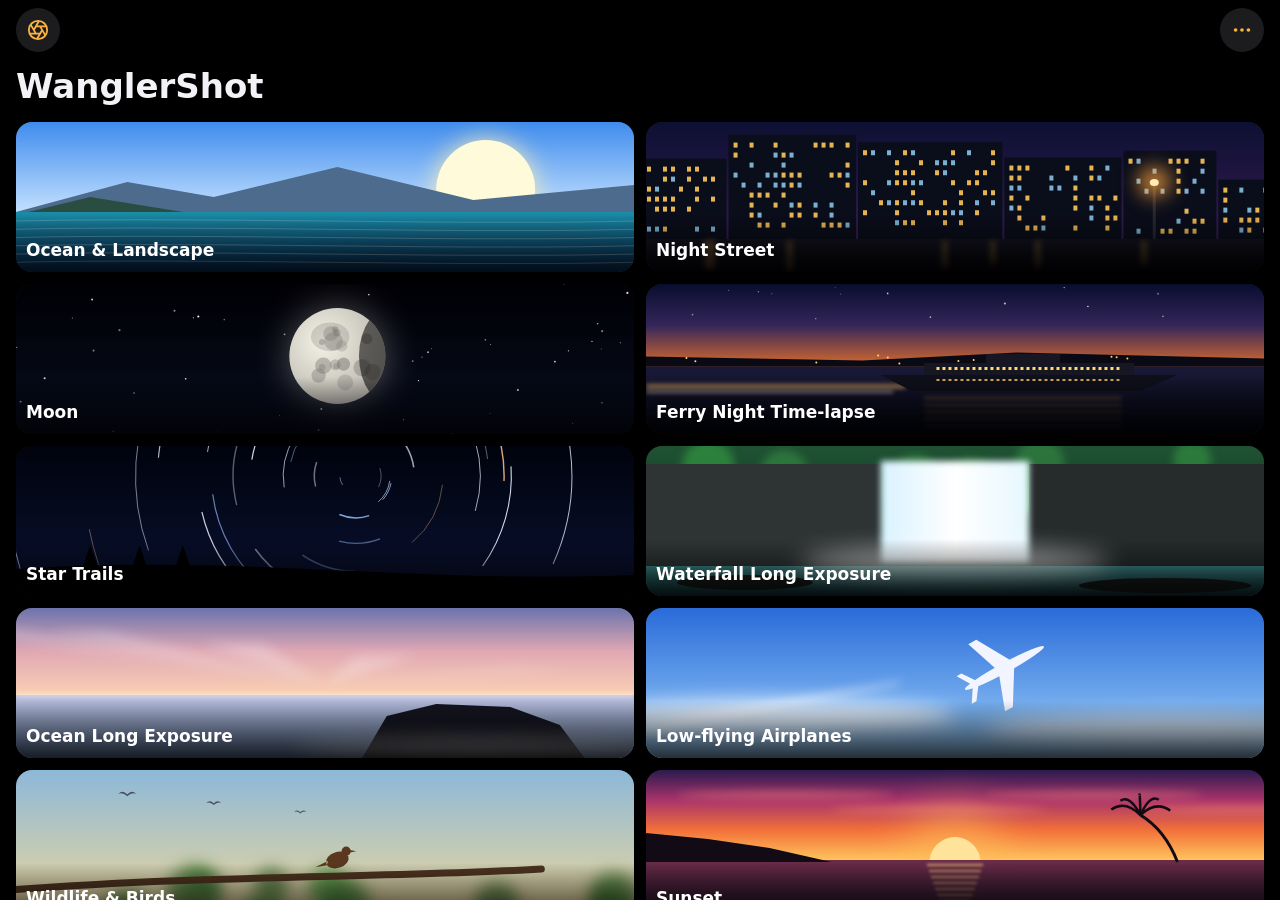
<file: wanglershot/index.html>
<!doctype html>
<html lang="en">
<head>
  <meta charset="utf-8">
  <meta name="viewport" content="width=device-width, initial-scale=1, viewport-fit=cover">
  <meta name="theme-color" content="#000000">
  <meta name="apple-mobile-web-app-capable" content="yes">
  <meta name="mobile-web-app-capable" content="yes">
  <meta name="apple-mobile-web-app-status-bar-style" content="black-translucent">
  <meta name="apple-mobile-web-app-title" content="WanglerShot">
  <title>WanglerShot</title>
  <link rel="manifest" href="manifest.webmanifest">
  <link rel="apple-touch-icon" href="icons/icon-180.png">
  <link rel="icon" href="icons/icon-192.png">
  <link rel="stylesheet" href="styles.css">
</head>
<body>
  <div id="app"></div>
  <script type="module" src="app.js"></script>
</body>
</html>
</file>
<file: wanglershot/styles.css>
:root {
  --bg: #000;
  --card: #1c1c1e;
  --card2: #2c2c2e;
  --text: #f2f2f7;
  --muted: #98989f;
  --accent: #fab340;
  --warn-fill: #3d2e0d;
  --warn: #e3b341;
  --danger: #ff453a;
  --radius: 14px;
  --safe-top: env(safe-area-inset-top, 0px);
  --safe-bottom: env(safe-area-inset-bottom, 0px);
  color-scheme: dark;
}

* { box-sizing: border-box; -webkit-tap-highlight-color: transparent; }

html, body {
  margin: 0;
  height: 100%;
  background: var(--bg);
  color: var(--text);
  font: 17px/1.35 -apple-system, BlinkMacSystemFont, "SF Pro Text", system-ui, sans-serif;
  -webkit-text-size-adjust: 100%;
  overscroll-behavior: none;
}

button, input, select, textarea { font: inherit; color: inherit; }
button { cursor: pointer; }

.screen {
  position: fixed;
  inset: 0;
  display: flex;
  flex-direction: column;
  background: var(--bg);
}

.bar {
  display: flex;
  align-items: center;
  gap: 8px;
  padding: calc(var(--safe-top) + 8px) 16px 8px;
  min-height: 52px;
}

.bar .title { flex: 1; text-align: center; min-width: 0; }
.bar .title b { display: block; font-size: 17px; white-space: nowrap; overflow: hidden; text-overflow: ellipsis; }
.bar .title small { color: var(--muted); font-size: 12px; }

.round {
  width: 44px; height: 44px;
  border-radius: 22px;
  border: 0;
  background: var(--card);
  color: var(--accent);
  font-size: 20px;
  display: grid; place-items: center;
  flex: none;
}

.pill {
  height: 44px;
  padding: 0 16px;
  border-radius: 22px;
  border: 0;
  background: var(--card);
  color: var(--accent);
  font-weight: 600;
  flex: none;
}

.big-title { font-size: 34px; font-weight: 800; padding: 4px 16px 12px; margin: 0; }

.scroll { flex: 1; overflow-y: auto; -webkit-overflow-scrolling: touch; padding-bottom: calc(var(--safe-bottom) + 24px); }

.grid { display: grid; grid-template-columns: 1fr 1fr; gap: 12px; padding: 0 16px; }

.tile {
  position: relative;
  height: 150px;
  border-radius: 16px;
  overflow: hidden;
  border: 0;
  padding: 0;
  background: var(--card);
  text-align: left;
}

.tile canvas, .tile img, .hero canvas, .hero img, .preview canvas, .preview img { position: absolute; inset: 0; width: 100%; height: 100%; object-fit: cover; display: block; }

.tile .label, .hero .label {
  position: absolute; left: 0; right: 0; bottom: 0;
  padding: 24px 10px 10px;
  background: linear-gradient(transparent, rgba(0,0,0,.78));
  color: #fff;
  font-weight: 700;
}

.tile .badge { position: absolute; top: 8px; right: 8px; background: var(--accent); color: #000; border-radius: 10px; font-size: 12px; padding: 2px 7px; font-weight: 700; }

.pager {
  flex: 1;
  display: flex;
  overflow-x: auto;
  overflow-y: hidden;
  scroll-snap-type: x mandatory;
  scrollbar-width: none;
}
.pager::-webkit-scrollbar { display: none; }

.page {
  flex: 0 0 100%;
  scroll-snap-align: start;
  scroll-snap-stop: always;
  overflow-y: auto;
  padding: 0 16px calc(var(--safe-bottom) + 32px);
  -webkit-overflow-scrolling: touch;
}

.hero { position: relative; height: 170px; border-radius: 18px; overflow: hidden; margin-top: 8px; }
.hero .label { font-size: 20px; padding: 30px 12px 12px; }
.hero .label span { display: block; font-size: 15px; font-weight: 400; opacity: .85; }

.seg { display: flex; background: var(--card); border-radius: 10px; padding: 3px; margin: 14px 0; }
.seg button { flex: 1; border: 0; background: none; padding: 8px 0; border-radius: 8px; font-size: 15px; }
.seg button.on { background: #3a3a3c; font-weight: 600; }

.cards { display: grid; grid-template-columns: 1fr 1fr; grid-auto-flow: row dense; gap: 8px; }
.card { background: var(--card); border-radius: 12px; padding: 10px; min-height: 64px; }
.card small { display: block; color: var(--muted); font-size: 11px; font-weight: 600; text-transform: uppercase; letter-spacing: .03em; margin-bottom: 4px; }
.card b { font-weight: 600; font-size: 16px; }
.card.wide { grid-column: span 2; }

.warn {
  background: var(--warn-fill);
  border-left: 4px solid var(--warn);
  border-radius: 10px;
  padding: 10px 12px;
  margin-top: 10px;
  font-size: 15px;
  display: flex; gap: 8px;
}

.banner { background: var(--card); border-radius: 12px; padding: 12px; margin-top: 12px; }
.banner .row { display: flex; gap: 8px; margin-top: 8px; }

.btn { border: 0; border-radius: 10px; padding: 10px 14px; background: var(--card2); font-weight: 600; }
.btn.primary { background: var(--accent); color: #000; }
.btn.danger { background: transparent; color: var(--danger); }
.btn.link { background: none; color: var(--accent); padding: 8px 0; }
.btn:disabled { opacity: .4; }

.section-title { color: var(--accent); font-weight: 600; font-size: 15px; margin: 18px 0 8px; }

.gear-item { background: var(--card); border-radius: 12px; padding: 10px 12px; margin-bottom: 8px; }
.gear-item .top { display: flex; justify-content: space-between; gap: 8px; font-weight: 600; }
.gear-item .thread { color: var(--muted); font-size: 13px; font-weight: 400; }
.gear-item .use { font-size: 15px; margin-top: 2px; }
.gear-item .details { color: var(--muted); font-size: 13px; margin-top: 4px; }

.steps { list-style: none; padding: 0; margin: 0; counter-reset: step; }
.steps li { display: flex; gap: 10px; margin-bottom: 12px; counter-increment: step; }
.steps li::before {
  content: counter(step);
  flex: none;
  width: 26px; height: 26px; border-radius: 13px;
  background: rgba(250,179,64,.25);
  display: grid; place-items: center;
  font-weight: 700; font-size: 14px;
}
.tip { display: flex; gap: 8px; margin-bottom: 10px; }

textarea, input[type=text], select {
  width: 100%;
  background: var(--card);
  border: 1px solid #3a3a3c;
  border-radius: 10px;
  padding: 10px;
  font-size: 16px;
}
textarea { resize: vertical; min-height: 64px; }

.note { background: var(--card); border-radius: 12px; padding: 10px 12px; margin-top: 10px; width: 100%; border: 0; text-align: left; }
.note time { display: block; color: var(--muted); font-size: 12px; margin-top: 6px; }
.note p { margin: 0; white-space: pre-wrap; }

.muted { color: var(--muted); font-size: 15px; }

.sheet { z-index: 10; }
.sheet .bar { border-bottom: 1px solid #1f1f22; }
.form { padding: 0 16px; }
.form h3 { color: var(--muted); font-size: 13px; text-transform: uppercase; letter-spacing: .04em; margin: 22px 4px 8px; font-weight: 600; }
.group { background: var(--card); border-radius: 12px; padding: 10px; display: grid; gap: 8px; }
.group input[type=text], .group textarea, .group select { background: #000; }
.row2 { display: grid; grid-template-columns: 110px 1fr auto; gap: 6px; align-items: start; }
.row1 { display: grid; grid-template-columns: 1fr auto; gap: 6px; align-items: start; }
.use-row { display: grid; gap: 6px; padding: 8px; background: #000; border-radius: 10px; }
.use-row .line { display: grid; grid-template-columns: 1fr 110px auto; gap: 6px; }
.icon-btn { border: 0; background: var(--card2); border-radius: 8px; width: 36px; height: 40px; font-size: 16px; color: var(--muted); }
.icon-btn.del { color: var(--danger); }
.icons { display: flex; flex-wrap: wrap; gap: 8px; }
.icons button { width: 42px; height: 42px; border-radius: 8px; border: 0; background: #000; font-size: 22px; }
.icons button.on { outline: 2px solid var(--accent); }
.preview { position: relative; height: 120px; border-radius: 12px; overflow: hidden; }

.list-row { display: flex; align-items: center; gap: 10px; background: var(--card); border-radius: 12px; padding: 12px; margin-bottom: 8px; width: 100%; border: 0; text-align: left; }
.list-row .grow { flex: 1; min-width: 0; }
.list-row .sub { color: var(--muted); font-size: 13px; display: -webkit-box; -webkit-line-clamp: 2; -webkit-box-orient: vertical; overflow: hidden; }

.dialog-backdrop { position: fixed; inset: 0; background: rgba(0,0,0,.6); z-index: 50; display: flex; align-items: flex-end; }
.dialog { width: 100%; background: #1c1c1e; border-radius: 18px 18px 0 0; padding: 18px 16px calc(var(--safe-bottom) + 16px); }
.dialog p { margin: 0 0 14px; }
.dialog .actions { display: grid; gap: 8px; }
.dialog .actions .btn { padding: 14px; font-size: 17px; }

.toast { position: fixed; left: 16px; right: 16px; bottom: calc(var(--safe-bottom) + 16px); background: #2c2c2e; border-radius: 12px; padding: 12px 14px; z-index: 60; text-align: center; }

.hidden { display: none !important; }
</file>
